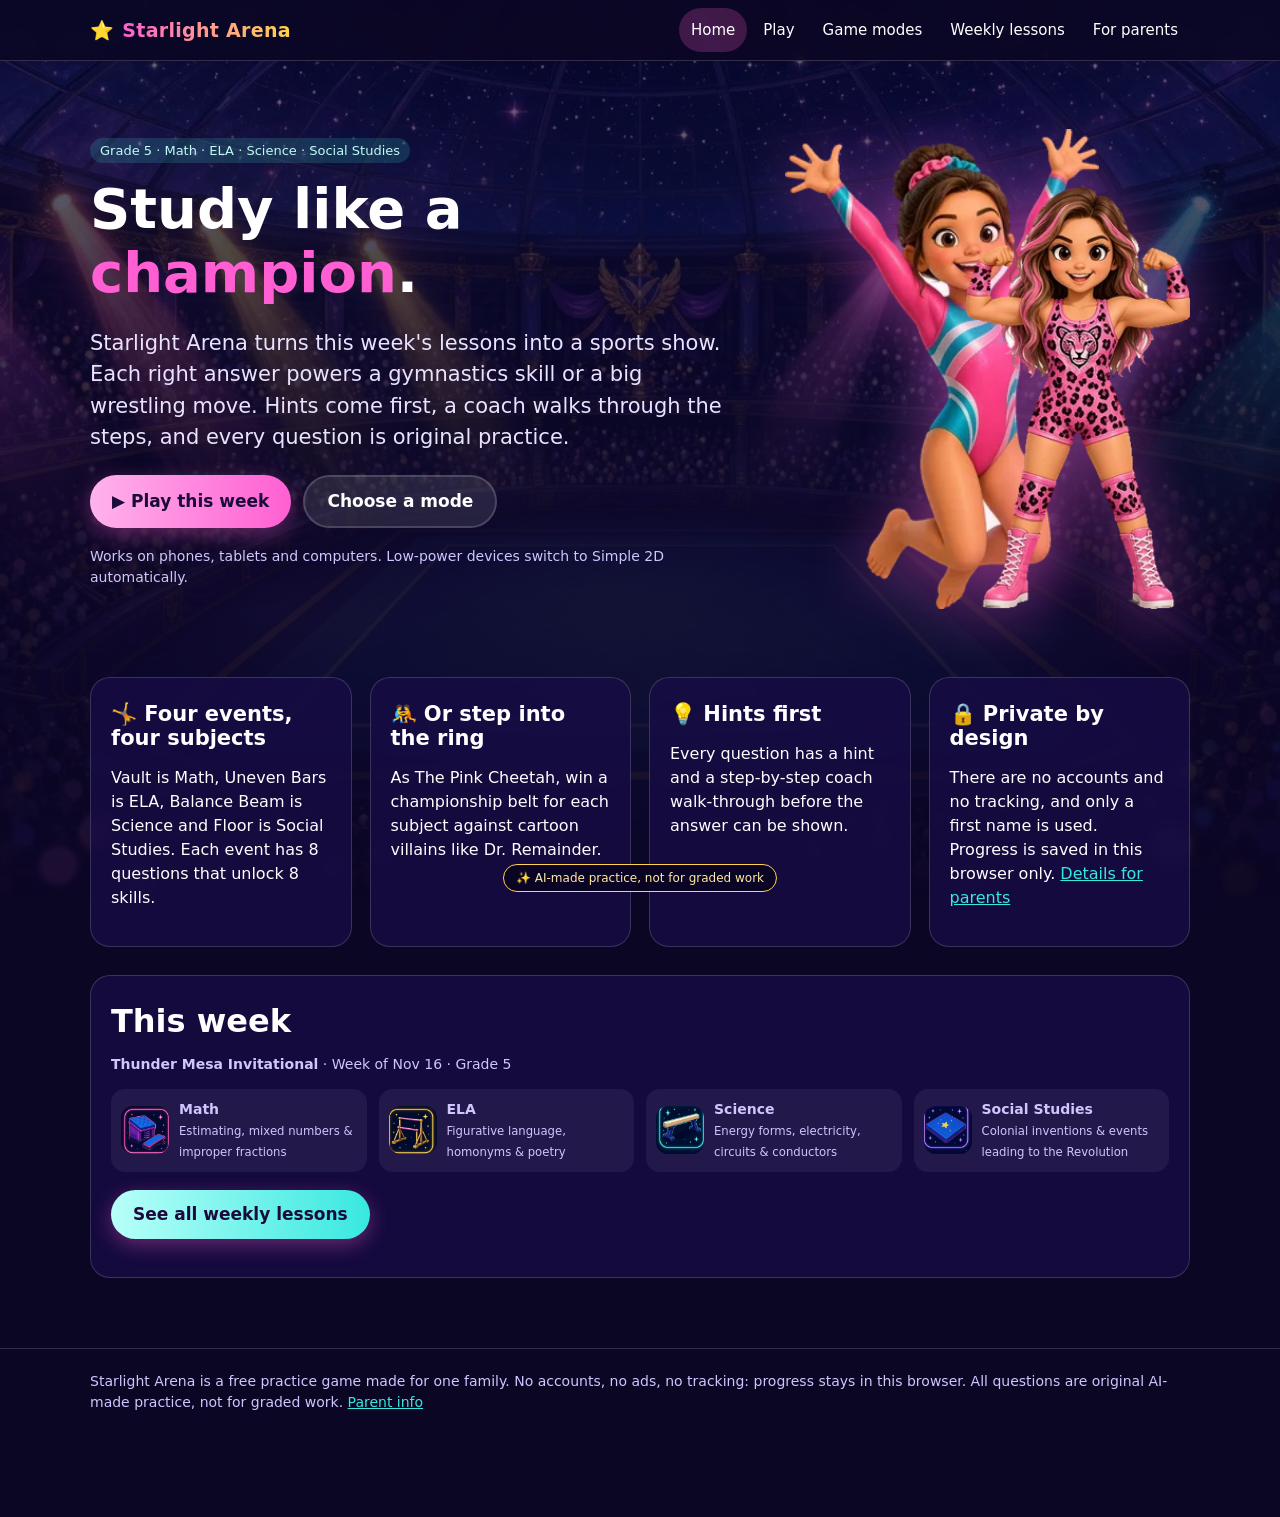
<file: index.html>
<!doctype html>
<html lang="en"><head>
<meta charset="utf-8"><meta name="viewport" content="width=device-width,initial-scale=1,viewport-fit=cover">
<meta name="theme-color" content="#0b0624">
<link rel="stylesheet" href="site.css">
<title>Starlight Arena · Weekly study practice game</title>
<meta name="description" content="A free, private practice game: answer original weekly study questions to power gymnastics skills or wrestling moves.">
</head><body>
<main class="wrap">
  <section class="hero">
    <div>
      <span class="pill">Grade 5 · Math · ELA · Science · Social Studies</span>
      <h1>Study like a <span style="color:var(--pink)">champion</span>.</h1>
      <p class="lead">Starlight Arena turns this week's lessons into a sports show. Each right answer powers a gymnastics skill or a big wrestling move. Hints come first, a coach walks through the steps, and every question is original practice.</p>
      <div class="btns"><a class="btn" href="play.html">▶ Play this week</a><a class="btn alt" href="launch.html">Choose a mode</a></div>
      <p class="small">Works on phones, tablets and computers. Low-power devices switch to Simple 2D automatically.</p>
    </div>
    <div class="art" aria-hidden="true"><img class="a" src="assets/gym/starlight-celebrate.webp" alt=""><img class="b" src="assets/ring/rflex.webp" alt=""></div>
  </section>

  <section class="grid" style="margin-top:28px">
    <div class="card"><h3>🤸 Four events, four subjects</h3><p>Vault is Math, Uneven Bars is ELA, Balance Beam is Science and Floor is Social Studies. Each event has 8 questions that unlock 8 skills.</p></div>
    <div class="card"><h3>🤼 Or step into the ring</h3><p>As The Pink Cheetah, win a championship belt for each subject against cartoon villains like Dr. Remainder.</p></div>
    <div class="card"><h3>💡 Hints first</h3><p>Every question has a hint and a step-by-step coach walk-through before the answer can be shown.</p></div>
    <div class="card"><h3>🔒 Private by design</h3><p>There are no accounts and no tracking, and only a first name is used. Progress is saved in this browser only. <a href="parents.html">Details for parents</a></p></div>
  </section>

  <section class="card" style="margin-top:28px" id="thisweek"><h2>This week</h2><div id="wk" class="small">Loading…</div><div class="btns"><a class="btn teal" href="lessons.html">See all weekly lessons</a></div></section>
</main>
<script src="weeks/manifest.js"></script>
<script src="site.js"></script>
<script>
loadWeeks(function (all) { var x = all[0]; if (!x) return; var w = x.week;
  document.getElementById("wk").innerHTML = "<p><b>" + esc(w.title) + "</b> · " + esc(w.subtitle) + "</p><div class=events>" + w.events.map(function (e) {
    return '<div class="ev"><img src="' + esc(e.icon) + '" alt=""><div><b>' + esc(e.subject) + '</b><small>' + esc(e.topic) + "</small></div></div>"; }).join("") + "</div>"; });
</script>
</body></html>
</file>
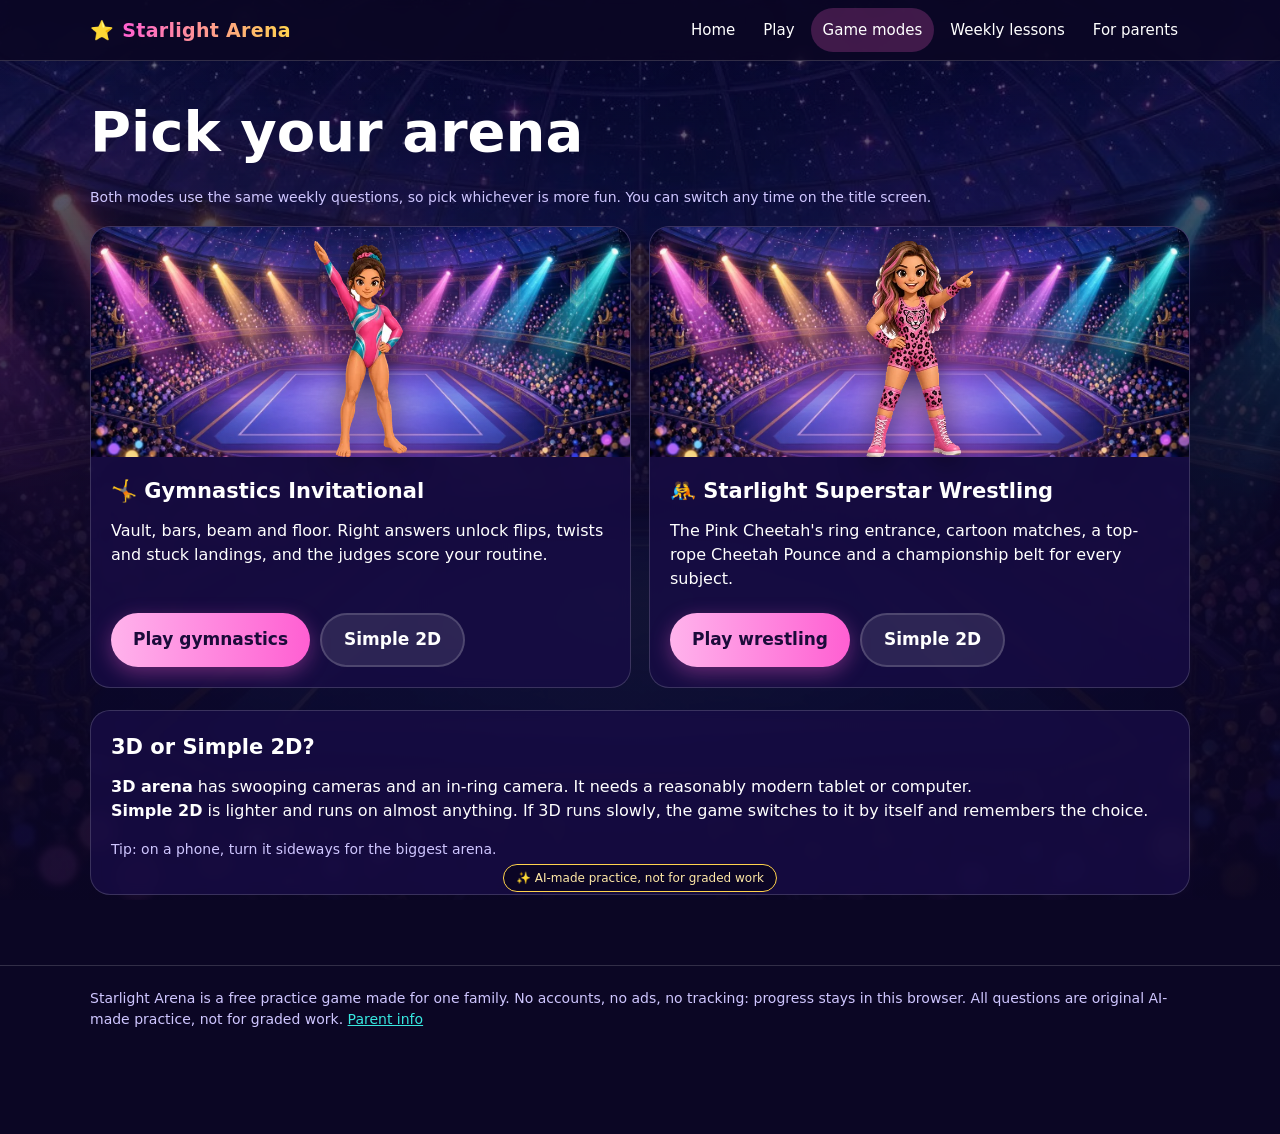
<file: launch.html>
<!doctype html>
<html lang="en"><head>
<meta charset="utf-8"><meta name="viewport" content="width=device-width,initial-scale=1,viewport-fit=cover">
<meta name="theme-color" content="#0b0624">
<link rel="stylesheet" href="site.css">
<title>Game modes · Starlight Arena</title>
</head><body>
<main class="wrap">
  <h1>Pick your arena</h1>
  <p class="small">Both modes use the same weekly questions, so pick whichever is more fun. You can switch any time on the title screen.</p>
  <div class="grid" style="margin-top:18px">
    <article class="card mode"><div class="pic"><img src="assets/gym/starlight-salute.webp" alt="Aniston the gymnast saluting"></div>
      <div class="body"><h3>🤸 Gymnastics Invitational</h3><p>Vault, bars, beam and floor. Right answers unlock flips, twists and stuck landings, and the judges score your routine.</p></div>
      <div class="foot"><a class="btn" href="play.html?theme=gym">Play gymnastics</a><a class="btn alt" href="play.html?theme=gym&amp;mode=simple">Simple 2D</a></div></article>
    <article class="card mode wr"><div class="pic"><img src="assets/ring/rpoint.webp" alt="The Pink Cheetah pointing at the crowd"></div>
      <div class="body"><h3>🤼 Starlight Superstar Wrestling</h3><p>The Pink Cheetah's ring entrance, cartoon matches, a top-rope Cheetah Pounce and a championship belt for every subject.</p></div>
      <div class="foot"><a class="btn" href="play.html?theme=wrestle">Play wrestling</a><a class="btn alt" href="play.html?theme=wrestle&amp;mode=simple">Simple 2D</a></div></article>
  </div>
  <section class="card" style="margin-top:22px"><h3>3D or Simple 2D?</h3>
    <p><b>3D arena</b> has swooping cameras and an in-ring camera. It needs a reasonably modern tablet or computer.<br><b>Simple 2D</b> is lighter and runs on almost anything. If 3D runs slowly, the game switches to it by itself and remembers the choice.</p>
    <p class="small">Tip: on a phone, turn it sideways for the biggest arena.</p></section>
</main>
<script src="site.js"></script>
</body></html>
</file>
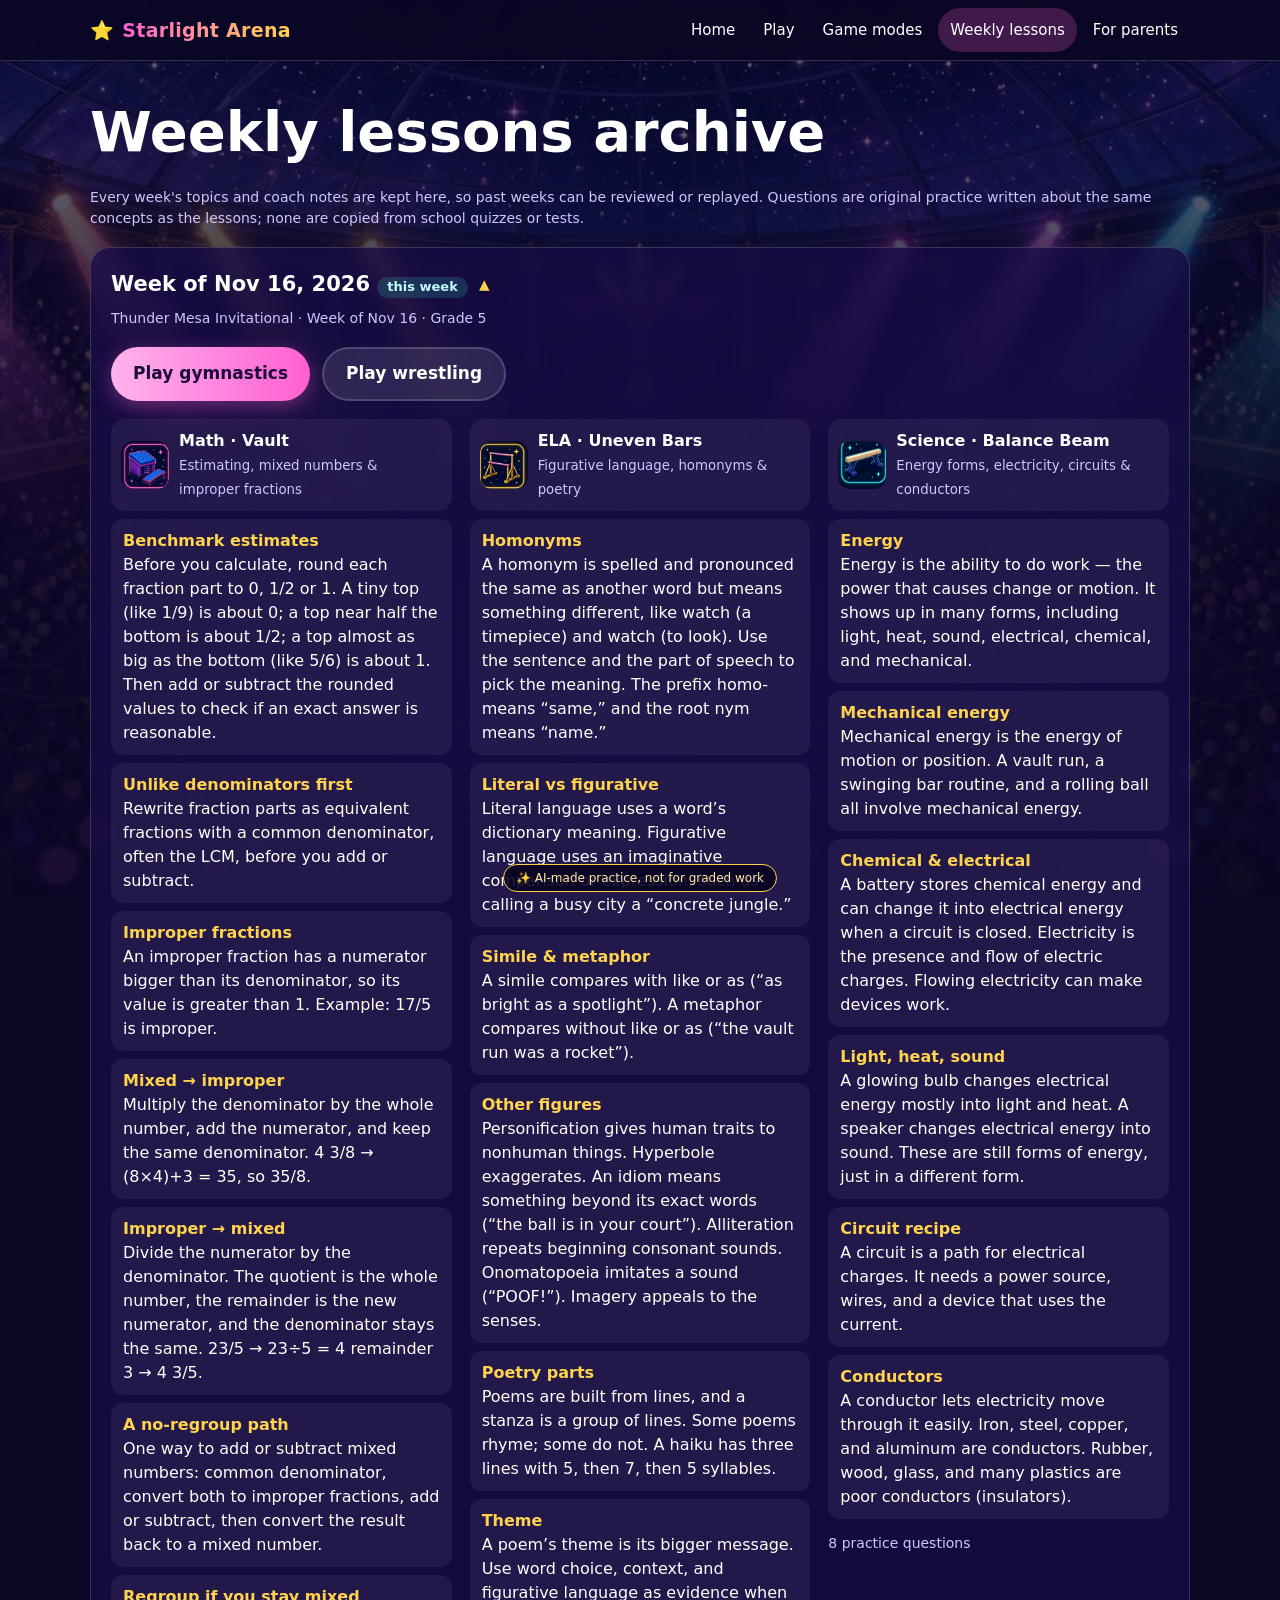
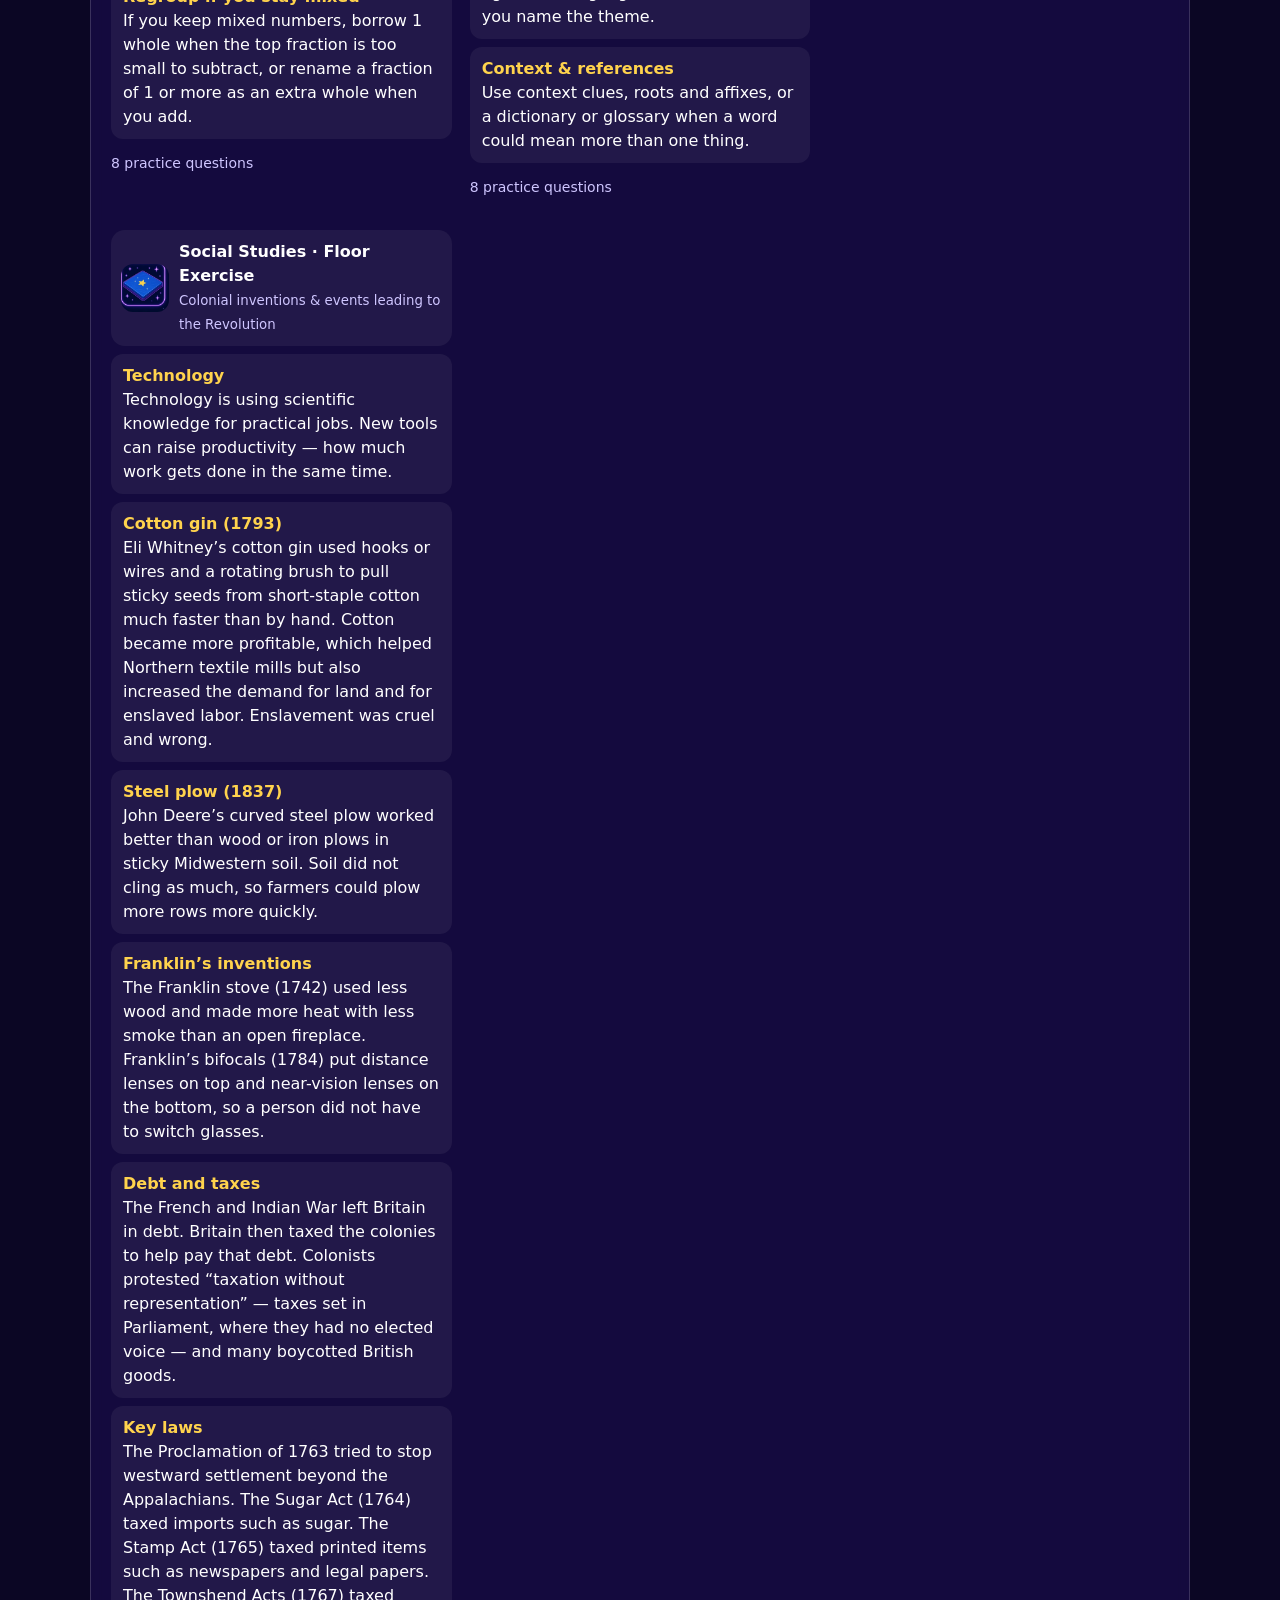
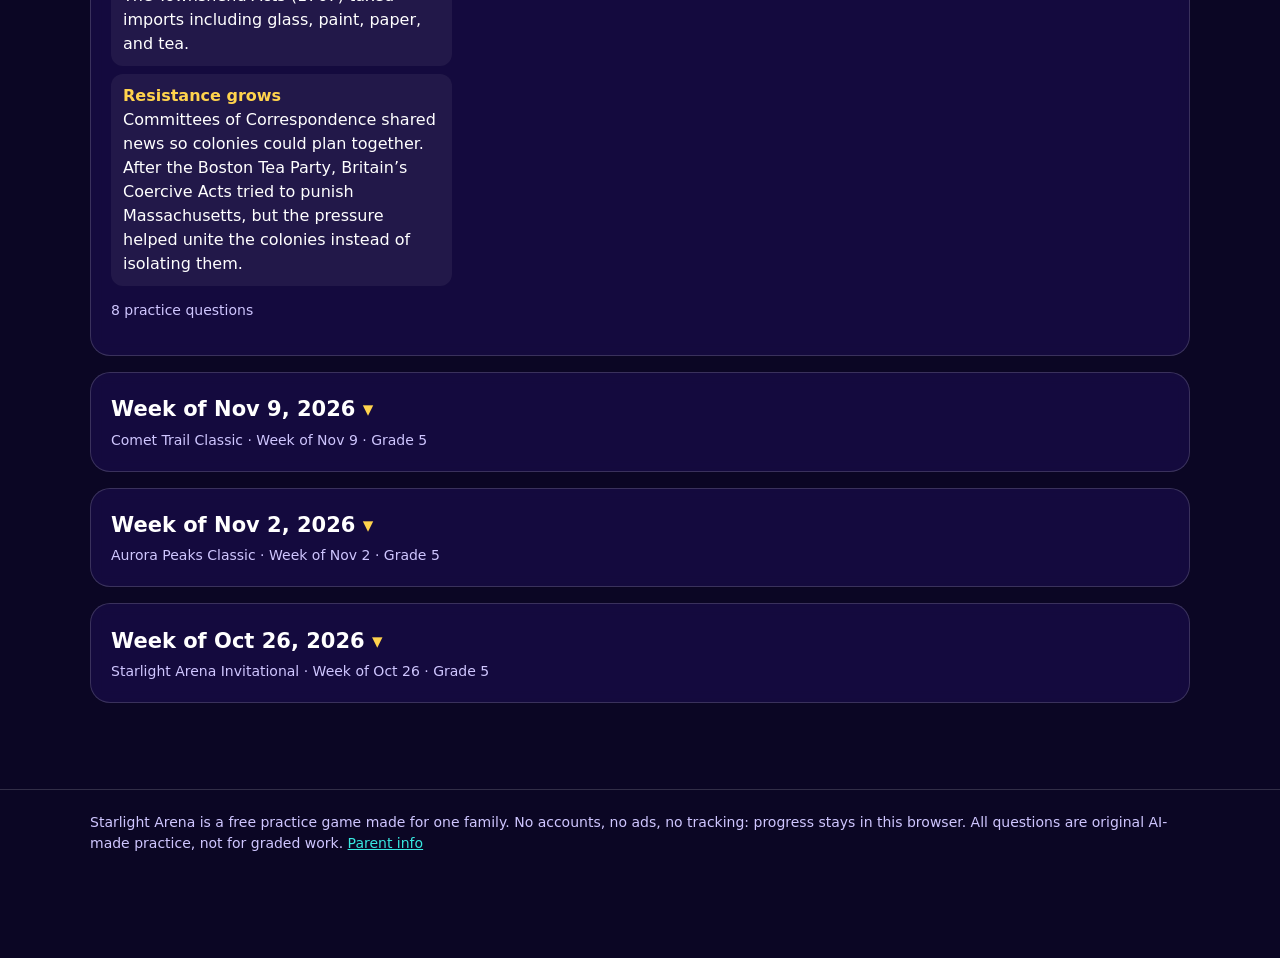
<file: lessons.html>
<!doctype html>
<html lang="en"><head>
<meta charset="utf-8"><meta name="viewport" content="width=device-width,initial-scale=1,viewport-fit=cover">
<meta name="theme-color" content="#0b0624">
<link rel="stylesheet" href="site.css">
<title>Weekly lessons · Starlight Arena</title>
</head><body>
<main class="wrap">
  <h1>Weekly lessons archive</h1>
  <p class="small">Every week's topics and coach notes are kept here, so past weeks can be reviewed or replayed. Questions are original practice written about the same concepts as the lessons; none are copied from school quizzes or tests.</p>
  <div id="list" style="margin-top:18px">Loading…</div>
</main>
<script src="weeks/manifest.js"></script>
<script src="site.js"></script>
<script>
loadWeeks(function (all) {
  document.getElementById("list").innerHTML = all.map(function (x, i) { var w = x.week;
    return '<details class="card week"' + (i === 0 ? " open" : "") + '><summary><h3>' + esc(x.meta.label || w.subtitle) + (i === 0 ? ' <span class="pill">this week</span>' : "") + '</h3><div class="small">' + esc(w.title) + " · " + esc(w.subtitle) + "</div></summary>" +
      '<div class="btns"><a class="btn" href="play.html?week=' + encodeURIComponent(x.meta.id) + '&amp;theme=gym">Play gymnastics</a><a class="btn alt" href="play.html?week=' + encodeURIComponent(x.meta.id) + '&amp;theme=wrestle">Play wrestling</a></div>' +
      '<div class="grid">' + w.events.map(function (e) {
        return '<section><div class="ev"><img src="' + esc(e.icon) + '" alt=""><div><b>' + esc(e.subject) + " · " + esc(e.name) + "</b><small>" + esc(e.topic) + "</small></div></div>" +
          (e.notes || []).map(function (n) { return '<div class="note"><b>' + esc(n.t) + "</b><br>" + esc(n.b) + "</div>"; }).join("") +
          '<p class="small">' + (e.questions || []).length + " practice questions</p></section>"; }).join("") + "</div></details>"; }).join("") || "No weeks yet.";
});
</script>
</body></html>
</file>
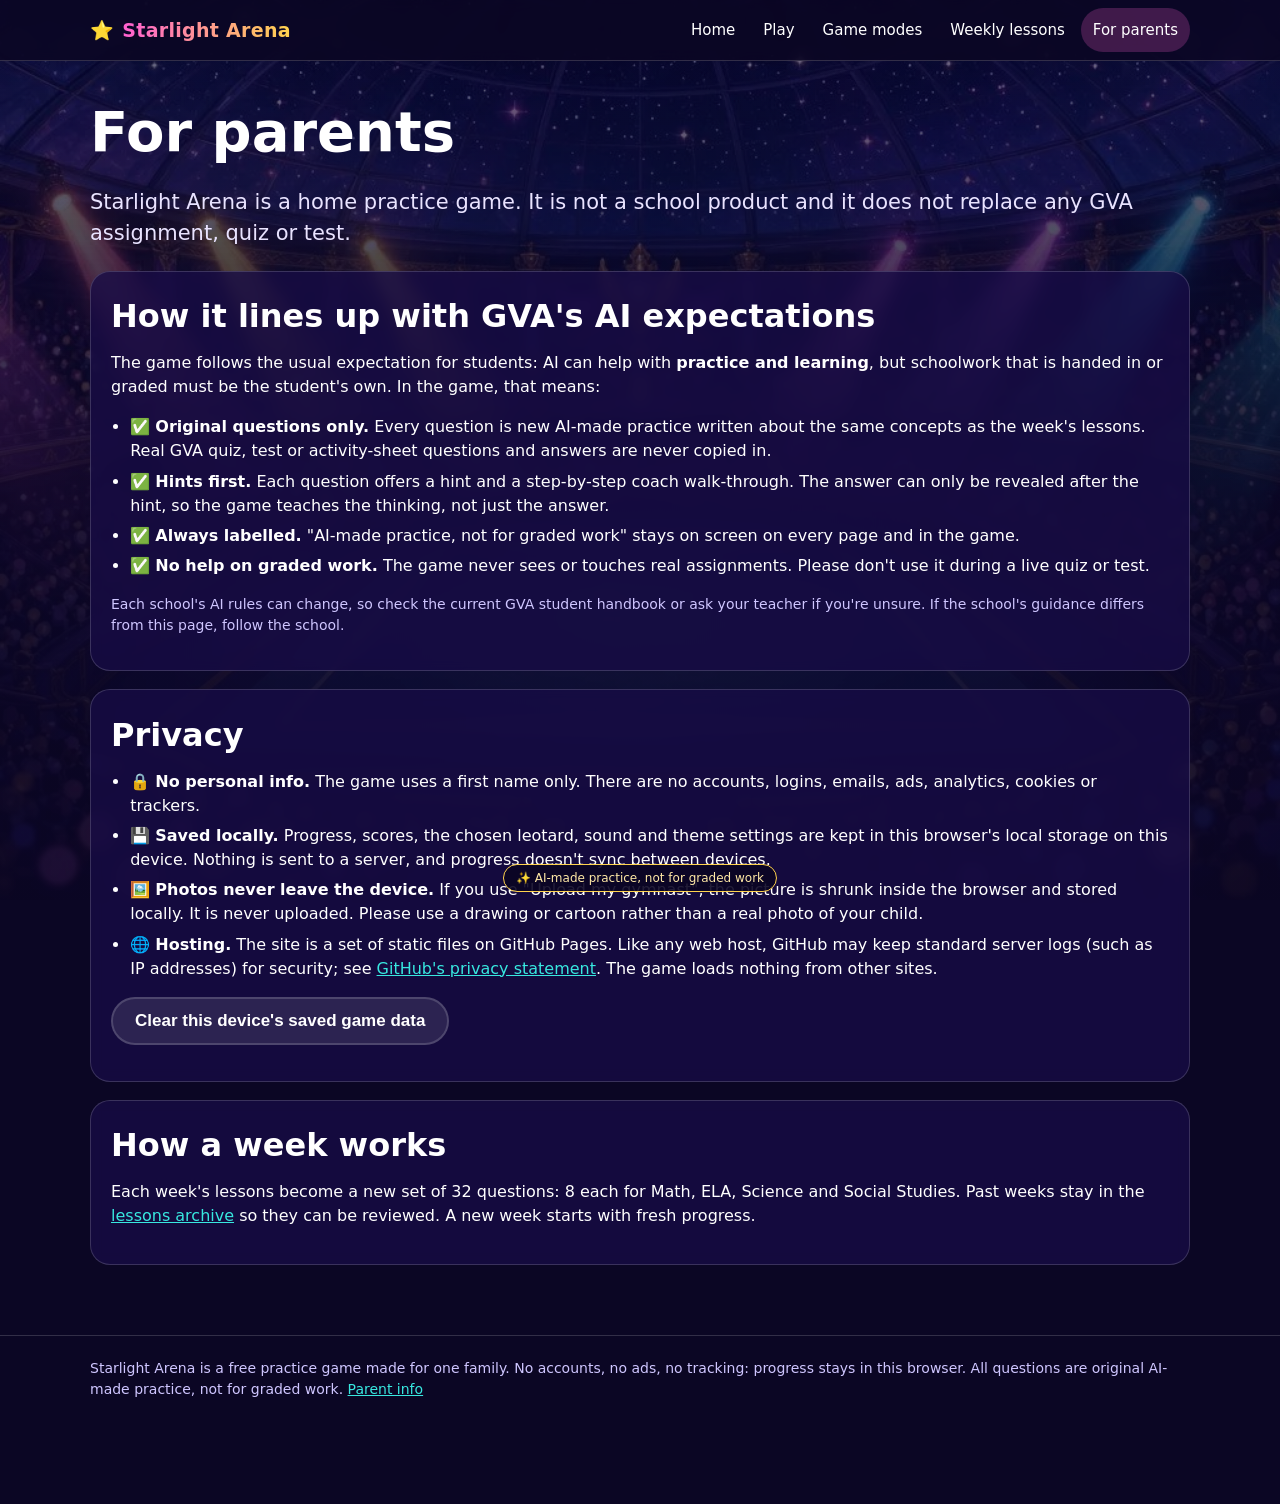
<file: parents.html>
<!doctype html>
<html lang="en"><head>
<meta charset="utf-8"><meta name="viewport" content="width=device-width,initial-scale=1,viewport-fit=cover">
<meta name="theme-color" content="#0b0624">
<link rel="stylesheet" href="site.css">
<title>For parents · Starlight Arena</title>
</head><body>
<main class="wrap">
  <h1>For parents</h1>
  <p class="lead">Starlight Arena is a home practice game. It is not a school product and it does not replace any GVA assignment, quiz or test.</p>

  <section class="card" style="margin-top:18px"><h2>How it lines up with GVA's AI expectations</h2>
    <p>The game follows the usual expectation for students: AI can help with <b>practice and learning</b>, but schoolwork that is handed in or graded must be the student's own. In the game, that means:</p>
    <ul class="check">
      <li>✅ <b>Original questions only.</b> Every question is new AI-made practice written about the same concepts as the week's lessons. Real GVA quiz, test or activity-sheet questions and answers are never copied in.</li>
      <li>✅ <b>Hints first.</b> Each question offers a hint and a step-by-step coach walk-through. The answer can only be revealed after the hint, so the game teaches the thinking, not just the answer.</li>
      <li>✅ <b>Always labelled.</b> "AI-made practice, not for graded work" stays on screen on every page and in the game.</li>
      <li>✅ <b>No help on graded work.</b> The game never sees or touches real assignments. Please don't use it during a live quiz or test.</li>
    </ul>
    <p class="small">Each school's AI rules can change, so check the current GVA student handbook or ask your teacher if you're unsure. If the school's guidance differs from this page, follow the school.</p></section>

  <section class="card" style="margin-top:18px"><h2>Privacy</h2>
    <ul class="check">
      <li>🔒 <b>No personal info.</b> The game uses a first name only. There are no accounts, logins, emails, ads, analytics, cookies or trackers.</li>
      <li>💾 <b>Saved locally.</b> Progress, scores, the chosen leotard, sound and theme settings are kept in this browser's local storage on this device. Nothing is sent to a server, and progress doesn't sync between devices.</li>
      <li>🖼️ <b>Photos never leave the device.</b> If you use "Upload my gymnast", the picture is shrunk inside the browser and stored locally. It is never uploaded. Please use a drawing or cartoon rather than a real photo of your child.</li>
      <li>🌐 <b>Hosting.</b> The site is a set of static files on GitHub Pages. Like any web host, GitHub may keep standard server logs (such as IP addresses) for security; see <a href="https://docs.github.com/en/site-policy/privacy-policies/github-general-privacy-statement" rel="noopener">GitHub's privacy statement</a>. The game loads nothing from other sites.</li>
    </ul>
    <p><button class="btn alt" id="clear" type="button">Clear this device's saved game data</button> <span id="cleared" class="small" role="status"></span></p></section>

  <section class="card" style="margin-top:18px"><h2>How a week works</h2>
    <p>Each week's lessons become a new set of 32 questions: 8 each for Math, ELA, Science and Social Studies. Past weeks stay in the <a href="lessons.html">lessons archive</a> so they can be reviewed. A new week starts with fresh progress.</p></section>
</main>
<script src="site.js"></script>
<script>
document.getElementById("clear").onclick = function () {
  if (!confirm("Clear Starlight Arena progress, settings and any uploaded picture on this device?")) return;
  var n = 0; Object.keys(localStorage).forEach(function (k) { if (k.indexOf("starlight") === 0) { localStorage.removeItem(k); n++; } });
  document.getElementById("cleared").textContent = "Cleared " + n + " saved item" + (n === 1 ? "" : "s") + ".";
};
</script>
</body></html>
</file>
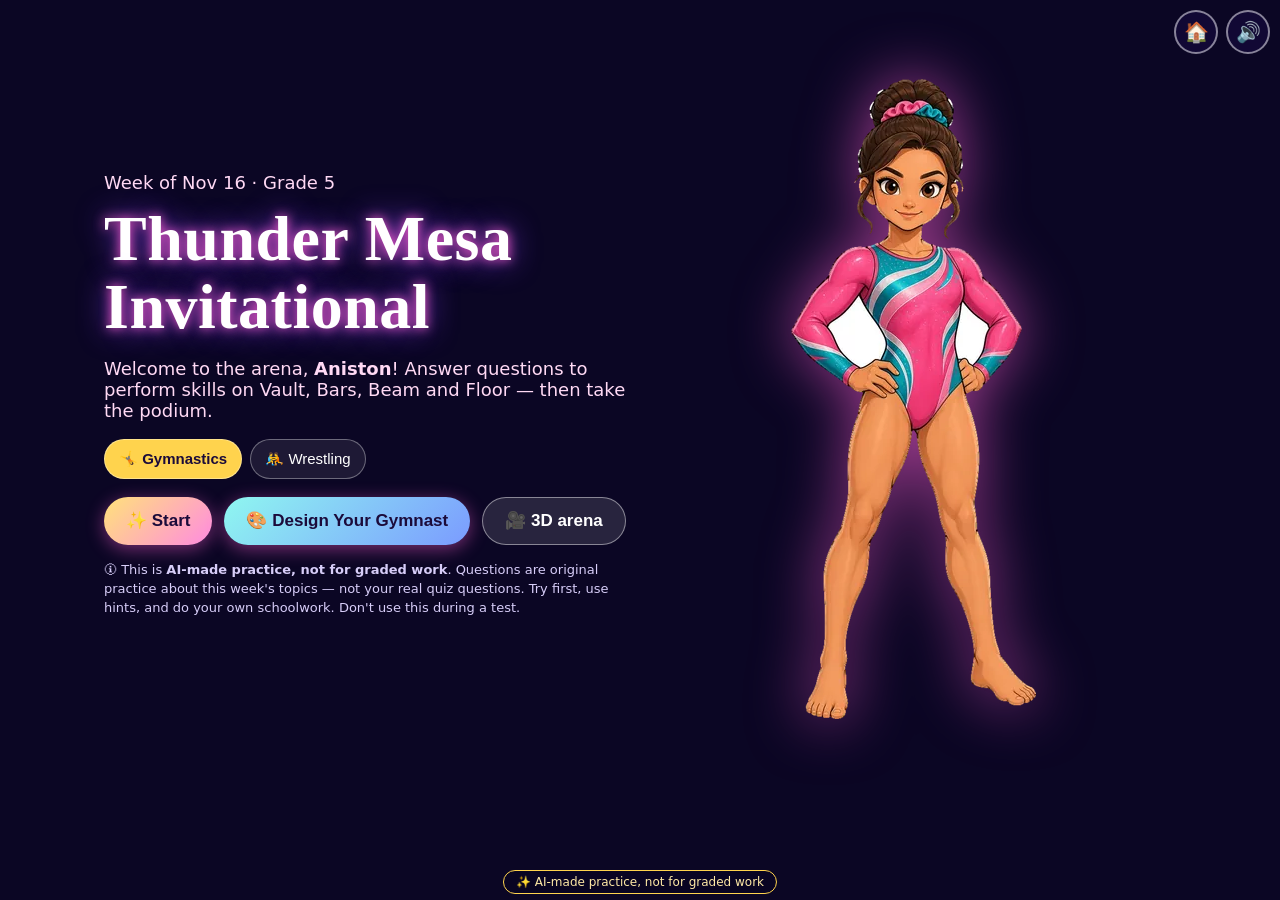
<file: play.html>
<!doctype html>
<html lang="en"><head>
<meta charset="utf-8"><meta name="viewport" content="width=device-width,initial-scale=1,viewport-fit=cover">
<title>Play · Starlight Arena</title>
<link rel="stylesheet" href="style.css">
</head><body>
<div id="bg"></div>
<div id="ailabel" role="note">✨ AI-made practice, not for graded work</div>
<a id="homebtn" class="iconbtn" href="./" aria-label="Back to the Starlight Arena home page" title="Home">🏠</a>
<button id="mute" class="iconbtn" aria-label="Toggle sound">🔊</button>
<main id="app"></main>
<canvas id="confetti"></canvas>
<script src="weeks/manifest.js"></script>
<script>/* ?week=<id> replays an archived week; default = newest */(function(){var W=window.WEEKS||[],id=new URLSearchParams(location.search).get("week"),w=W.filter(function(x){return x.id===id})[0]||W[0];document.write('<script src="'+(w?w.file:"week.js")+'"><\/script>')})()</script>
<script src="game.js"></script>
<script type="module" src="arena3d.js"></script>
</body></html>
</file>
<file: site.css>
/* Starlight Arena website (landing, launcher, parents, lessons). Mobile-first. */
*{box-sizing:border-box}
:root{--pink:#ff5fd2;--teal:#38e8e0;--gold:#ffd34d;--ink:#0b0624;--card:rgba(24,12,70,.78);--line:rgba(255,255,255,.16)}
html{scroll-behavior:smooth}
body{margin:0;font-family:"Trebuchet MS","Segoe UI",system-ui,sans-serif;color:#fff;background:var(--ink);line-height:1.5;-webkit-text-size-adjust:100%}
body::before{content:"";position:fixed;inset:0;z-index:-2;background:url(assets/arena.webp) center/cover no-repeat}
body::after{content:"";position:fixed;inset:0;z-index:-1;background:linear-gradient(180deg,rgba(11,6,36,.55),rgba(11,6,36,.92) 60%)}
a{color:var(--teal)}img{max-width:100%;display:block}
.wrap{width:min(1100px,100% - 32px);margin:0 auto}
header.site{position:sticky;top:0;z-index:20;background:rgba(11,6,36,.86);backdrop-filter:blur(8px);-webkit-backdrop-filter:blur(8px);border-bottom:1px solid var(--line)}
header.site .wrap{display:flex;align-items:center;gap:12px;min-height:60px;flex-wrap:wrap}
.brand{display:flex;align-items:center;gap:8px;font-weight:800;font-size:19px;color:#fff;text-decoration:none;letter-spacing:.3px}
.brand span{background:linear-gradient(90deg,var(--pink),var(--gold));-webkit-background-clip:text;background-clip:text;color:transparent}
nav.links{margin-left:auto;display:flex;gap:4px;flex-wrap:wrap}
nav.links a{color:#fff;text-decoration:none;padding:10px 12px;border-radius:999px;font-size:15px;min-height:44px;display:inline-flex;align-items:center}
nav.links a:hover,nav.links a[aria-current]{background:rgba(255,95,210,.22)}
.menu{display:none;margin-left:auto;background:none;border:2px solid var(--line);color:#fff;border-radius:12px;width:44px;height:44px;font-size:20px}
@media (max-width:700px){.menu{display:block}nav.links{display:none;width:100%;flex-direction:column;padding-bottom:10px}nav.links.open{display:flex}nav.links a{justify-content:flex-start}}
.ailabel{position:fixed;left:50%;transform:translateX(-50%);bottom:8px;z-index:30;background:rgba(10,5,35,.9);border:1px solid var(--gold);color:#ffe9a6;font-size:12px;padding:4px 12px;border-radius:999px;white-space:nowrap}
main{padding:28px 0 70px}
h1,h2,h3{line-height:1.15;margin:.2em 0 .4em}
h1{font-size:clamp(30px,6vw,56px)}h2{font-size:clamp(22px,3.6vw,32px)}
.hero{display:grid;grid-template-columns:1.2fr .8fr;gap:24px;align-items:center;min-height:min(70vh,560px)}
.hero p.lead{font-size:clamp(17px,2.2vw,21px);color:#e9e3ff;max-width:36em}
.hero .art{position:relative;height:min(60vh,480px)}
.hero .art img{position:absolute;bottom:0;height:100%;width:auto;filter:drop-shadow(0 10px 30px rgba(255,95,210,.45))}
.hero .art img.a{left:6%;animation:bob 3.2s ease-in-out infinite}
.hero .art img.b{right:0;height:88%;animation:bob 3.2s ease-in-out -1.6s infinite}
@keyframes bob{50%{transform:translateY(-10px)}}
@media (prefers-reduced-motion:reduce){*{animation:none!important;scroll-behavior:auto}}
@media (max-width:760px){.hero{grid-template-columns:1fr;min-height:0}.hero .art{height:300px;order:-1}}
.btns{display:flex;gap:12px;flex-wrap:wrap;margin:18px 0}
.btn{display:inline-flex;align-items:center;justify-content:center;gap:8px;min-height:48px;padding:12px 22px;border-radius:999px;font-weight:800;font-size:17px;text-decoration:none;color:#1b0b3a;background:linear-gradient(90deg,#ffb3ec,var(--pink));box-shadow:0 6px 20px rgba(255,95,210,.35);border:0;cursor:pointer}
.btn.alt{background:rgba(255,255,255,.1);color:#fff;border:2px solid var(--line);box-shadow:none}
.btn.teal{background:linear-gradient(90deg,#b8fff9,var(--teal))}
.grid{display:grid;gap:18px;grid-template-columns:repeat(auto-fit,minmax(260px,1fr))}
.card{background:var(--card);border:1px solid var(--line);border-radius:20px;padding:20px;backdrop-filter:blur(6px);-webkit-backdrop-filter:blur(6px)}
.card h3{font-size:21px}
.mode{display:grid;grid-template-rows:auto 1fr auto;overflow:hidden;padding:0}
.mode .pic{height:230px;background:radial-gradient(circle at 50% 80%,rgba(255,95,210,.45),transparent 65%),url(assets/arena.webp) center/cover;display:flex;justify-content:center;align-items:flex-end;gap:6px}
.mode.wr .pic{background:radial-gradient(circle at 50% 80%,rgba(255,95,210,.55),transparent 65%),url(assets/arena.webp) center/cover}
.mode .pic img{height:94%;width:auto;filter:drop-shadow(0 6px 14px rgba(0,0,0,.6))}
.mode .body{padding:18px 20px 6px}.mode .foot{padding:0 20px 20px;display:flex;gap:10px;flex-wrap:wrap}
.events{display:grid;grid-template-columns:repeat(auto-fit,minmax(150px,1fr));gap:12px;margin-top:14px}
.ev{display:flex;gap:10px;align-items:center;background:rgba(255,255,255,.06);border-radius:14px;padding:10px}
.ev img{width:48px;height:48px;border-radius:12px;object-fit:cover}
.ev b{display:block}.ev small{color:#cfc6ff}
.pill{display:inline-block;padding:3px 10px;border-radius:999px;background:rgba(56,232,224,.16);color:#bffcf7;font-size:13px;margin:2px 4px 2px 0}
.check li{margin:.4em 0}.check{padding-left:1.2em}
.toggle{width:100%;text-align:left;font:inherit;color:#fff;background:none;border:0;padding:0;cursor:pointer;display:flex;justify-content:space-between;align-items:center;gap:10px}
details.week{margin:0 0 16px}details.week>summary{list-style:none;cursor:pointer}details.week>summary::-webkit-details-marker{display:none}
details.week>summary h3::after{content:" ▾";color:var(--gold)}details.week[open]>summary h3::after{content:" ▴"}
.note{background:rgba(255,255,255,.06);border-radius:12px;padding:10px 12px;margin:8px 0}.note b{color:var(--gold)}
footer{border-top:1px solid var(--line);padding:22px 0 60px;color:#cfc6ff;font-size:14px}
.small{font-size:14px;color:#cfc6ff}
table{border-collapse:collapse;width:100%}td,th{border-bottom:1px solid var(--line);padding:8px;text-align:left;vertical-align:top}
.lead{font-size:clamp(17px,2.2vw,21px);color:#e9e3ff}
/* AI label: always visible, never on top of content (phones: solid bottom bar + reserved space) */
.ailabel{z-index:40;pointer-events:none;bottom:calc(8px + env(safe-area-inset-bottom))}
body{padding-bottom:calc(44px + env(safe-area-inset-bottom))}
@media (max-width:700px){.ailabel{left:0;right:0;transform:none;bottom:0;border-radius:0;border-width:1px 0 0;text-align:center;padding:5px 8px calc(5px + env(safe-area-inset-bottom));background:#0a0523}}
</file>
<file: style.css>
*{box-sizing:border-box}html,body{margin:0;height:100%;font-family:"Trebuchet MS","Segoe UI",system-ui,sans-serif;color:#fff;background:#0b0624;overflow-x:hidden}
#bg{position:fixed;inset:0;background:#0b0624 center/cover no-repeat;filter:saturate(1.1);z-index:-2}
#bg::after{content:"";position:absolute;inset:0;background:radial-gradient(ellipse at 50% 30%,rgba(20,8,60,.2),rgba(8,3,30,.7))}
#ailabel{position:fixed;left:50%;transform:translateX(-50%);bottom:6px;z-index:50;background:rgba(10,5,35,.85);border:1px solid #ffd34d;color:#ffe9a6;font-size:12px;padding:4px 12px;border-radius:999px;white-space:nowrap}
.iconbtn{position:fixed;top:10px;right:10px;z-index:60;width:44px;height:44px;border-radius:50%;border:2px solid rgba(255,255,255,.5);background:rgba(20,10,60,.7);color:#fff;font-size:20px;cursor:pointer}
#app{max-width:1100px;margin:0 auto;padding:14px 14px 44px;min-height:100%}
#confetti{position:fixed;inset:0;pointer-events:none;z-index:70}
h1,h2,h3{margin:.2em 0;font-family:"Georgia",serif;letter-spacing:.5px}
.glow{text-shadow:0 0 12px #ff5fd2,0 0 30px #7b3fe4}
.btn{display:inline-flex;align-items:center;gap:8px;justify-content:center;min-height:48px;padding:10px 22px;border-radius:999px;border:none;font-weight:700;font-size:17px;cursor:pointer;color:#1b0b3a;background:linear-gradient(135deg,#ffe27a,#ff8be0);box-shadow:0 4px 18px rgba(255,95,210,.45);transition:transform .15s}
.btn:hover{transform:translateY(-2px) scale(1.03)}.btn:active{transform:scale(.97)}
.btn.ghost{background:rgba(255,255,255,.12);color:#fff;border:1.5px solid rgba(255,255,255,.45);box-shadow:none}
.btn.teal{background:linear-gradient(135deg,#8ff7f0,#7b9bff)}
.btn:disabled{opacity:.4;cursor:not-allowed;transform:none}
.panel{background:linear-gradient(160deg,rgba(40,18,95,.86),rgba(15,8,45,.9));border:1.5px solid rgba(255,255,255,.18);border-radius:22px;padding:18px;box-shadow:0 10px 40px rgba(0,0,0,.45);backdrop-filter:blur(6px)}
/* title */
.title{display:grid;grid-template-columns:1fr 1fr;align-items:center;gap:20px;min-height:86vh}
.title .hero{position:relative;text-align:center}
.title .hero img{max-height:72vh;max-width:100%;filter:drop-shadow(0 0 30px rgba(255,95,210,.6));animation:float 4s ease-in-out infinite}
@keyframes float{50%{transform:translateY(-12px)}}
.title h1{font-size:clamp(34px,6vw,64px);line-height:1.05}
.title .sub{color:#ffd9f4;font-size:18px}
.title .row{display:flex;flex-wrap:wrap;gap:12px;margin-top:18px}
.policy{font-size:13px;color:#d7cdf8;margin-top:16px;line-height:1.45}
.portrait{width:72px;height:72px;border-radius:50%;object-fit:cover;border:3px solid #ffd34d;box-shadow:0 0 18px rgba(255,211,77,.6);background:#2a1660}
.portrait.big{width:180px;height:180px;position:absolute;right:6%;bottom:6%}
/* map */
.top{display:flex;align-items:center;gap:12px;flex-wrap:wrap;margin-right:54px}
.top .grow{flex:1}
.grid{display:grid;grid-template-columns:repeat(4,1fr);gap:14px;margin-top:14px}
.card{position:relative;border-radius:20px;overflow:hidden;cursor:pointer;background:rgba(20,10,60,.85);border:2px solid var(--c);box-shadow:0 0 22px color-mix(in srgb,var(--c) 50%,transparent);transition:transform .2s;display:flex;flex-direction:column}
.card:hover{transform:translateY(-5px) rotate(-.5deg)}
.card img{width:100%;aspect-ratio:1;object-fit:cover}
.card .meta{padding:10px 12px 12px}
.card .subj{font-size:13px;color:var(--c);font-weight:700;text-transform:uppercase;letter-spacing:1px}
.card .bar{height:8px;border-radius:9px;background:rgba(255,255,255,.15);margin:8px 0}
.card .bar i{display:block;height:100%;border-radius:9px;background:var(--c)}
.card .medal{position:absolute;top:8px;right:8px;font-size:34px;filter:drop-shadow(0 2px 4px #000)}
.card .row{display:flex;gap:6px;margin-top:6px}
.card .row .btn{min-height:38px;padding:6px 12px;font-size:14px;flex:1}
/* event */
.hud{display:flex;align-items:center;gap:10px;flex-wrap:wrap;margin-right:54px}
.hud .pill{background:rgba(20,10,60,.8);border:1.5px solid rgba(255,255,255,.25);border-radius:999px;padding:6px 14px;font-weight:700}
.hud .portrait{width:48px;height:48px}
.skills{display:flex;gap:5px;flex-wrap:wrap;margin:8px 0}
.skills span{font-size:11px;padding:3px 8px;border-radius:999px;background:rgba(255,255,255,.1);border:1px solid rgba(255,255,255,.2)}
.skills span.done{background:var(--c);color:#1b0b3a;border-color:transparent;font-weight:700}
.skills span.now{outline:2px solid #fff;animation:pulse 1.2s infinite}
@keyframes pulse{50%{outline-color:transparent}}
.stage{position:relative;width:100%;aspect-ratio:16/8;border-radius:22px;overflow:hidden;border:2px solid rgba(255,255,255,.2);background:#120a3a center/cover}
.stage svg{position:absolute;inset:0;width:100%;height:100%}
.callout{position:absolute;left:50%;top:10%;transform:translateX(-50%);font:700 clamp(20px,3.5vw,36px) Georgia,serif;color:#fff;text-shadow:0 0 14px var(--c),0 2px 4px #000;opacity:0;transition:opacity .3s;white-space:nowrap;pointer-events:none}
.callout.show{opacity:1}
.qcard{margin-top:12px}
.qcard .q{font-size:clamp(18px,2.4vw,23px);line-height:1.35;margin-bottom:12px}
.choices{display:grid;grid-template-columns:1fr 1fr;gap:10px}
.choice{min-height:54px;padding:10px 14px;border-radius:16px;border:2px solid rgba(255,255,255,.3);background:rgba(255,255,255,.08);color:#fff;font-size:17px;text-align:left;cursor:pointer;transition:all .15s}
.choice:hover:not(:disabled){background:rgba(255,255,255,.18);border-color:var(--c)}
.choice.right{background:#1fae7a;border-color:#7dffc9}.choice.wrong{background:#8a2346;border-color:#ff7aa2;opacity:.75}
.choice:disabled{cursor:default}
.helpers{display:flex;gap:8px;flex-wrap:wrap;margin-top:12px}
.coach{margin-top:12px;padding:12px 14px;border-radius:16px;background:rgba(56,232,224,.12);border:1.5px dashed #38e8e0;line-height:1.45}
.coach ol{margin:6px 0 0 18px;padding:0}.coach li{margin:4px 0;animation:in .35s}
@keyframes in{from{opacity:0;transform:translateX(-8px)}}
.coach b{color:#8ff7f0}
.feedback{margin-top:10px;font-weight:700;font-size:17px}
/* modal */
.modal{position:fixed;inset:0;background:rgba(5,2,20,.72);display:flex;align-items:center;justify-content:center;z-index:65;padding:14px}
.modal .panel{max-width:620px;width:100%;max-height:90vh;overflow:auto}
.notes{display:grid;grid-template-columns:1fr 1fr;gap:10px;margin:12px 0}
.note{background:#fff7d6;color:#3a2350;border-radius:6px 16px 6px 16px;padding:12px;transform:rotate(var(--r));box-shadow:0 4px 12px rgba(0,0,0,.35);font-size:15px;line-height:1.35}
.note h4{margin:0 0 4px;color:#b02a8f;font-family:Georgia,serif}
.judges{display:flex;gap:10px;justify-content:center;margin:14px 0;flex-wrap:wrap}
.judge{background:#fff;color:#1b0b3a;border-radius:12px;padding:8px 14px;text-align:center;min-width:76px;animation:flip .6s both}
.judge small{display:block;color:#7b3fe4;font-weight:700}.judge b{font-size:26px;font-family:Georgia,serif}
@keyframes flip{from{transform:rotateY(90deg)}}
.big-score{font:700 54px Georgia,serif;text-align:center;color:#ffd34d;text-shadow:0 0 20px #ff5fd2}
/* podium */
.podium{position:relative;width:100%;aspect-ratio:16/9;border-radius:24px;overflow:hidden;background:center/cover;border:2px solid rgba(255,255,255,.2)}
.podium .champ{position:absolute;left:50%;bottom:40%;height:48%;transform:translateX(-50%);filter:drop-shadow(0 0 20px #ffd34d)}
.podium .champ{position:absolute;left:50%;bottom:44%;height:46%;transform:translateX(-50%);filter:drop-shadow(0 8px 14px rgba(0,0,0,.45));animation:hop 1.6s ease-in-out infinite}
@keyframes hop{0%,100%{transform:translateX(-50%) translateY(0)}45%{transform:translateX(-50%) translateY(-7%) rotate(-2deg)}}
.podium .medals{position:absolute;left:0;right:0;bottom:4%;display:flex;justify-content:center;gap:10px;flex-wrap:wrap}
.podium .medals div{background:rgba(10,5,35,.82);border-radius:14px;padding:6px 12px;text-align:center;font-size:14px}
.podium .medals span{font-size:30px;display:block}
/* studio */
.studio{display:grid;grid-template-columns:1fr 1.2fr;gap:16px;margin-top:12px}
.preview{position:relative;aspect-ratio:3/4;border-radius:20px;background:radial-gradient(circle at 50% 40%,#3b1f8a,#120a3a);border:2px solid rgba(255,255,255,.2);overflow:hidden}
.preview{aspect-ratio:4/3}.preview #hero{position:absolute;left:2%;top:4%;height:92%;width:44%;object-fit:contain;filter:drop-shadow(0 6px 12px rgba(0,0,0,.5))}.preview svg{position:absolute;right:0;top:0;width:56%;height:100%}
.leos{display:grid;grid-template-columns:repeat(3,1fr);gap:8px}.leo{background:rgba(255,255,255,.07);border:2px solid rgba(255,255,255,.15);border-radius:14px;color:#fff;padding:6px;cursor:pointer;font:inherit;font-size:12px;display:flex;flex-direction:column;align-items:center;gap:4px}.leo img{height:96px;object-fit:contain}.leo.on{border-color:var(--c,#ff5fd2);box-shadow:0 0 14px var(--c,#ff5fd2)}
.opt{margin:10px 0}.opt label.h{display:block;font-weight:700;margin-bottom:6px;color:#ffd9f4}
.swatches{display:flex;flex-wrap:wrap;gap:8px}
.sw{width:38px;height:38px;border-radius:50%;border:3px solid transparent;cursor:pointer;box-shadow:0 0 0 1px rgba(255,255,255,.4)}
.sw.on{border-color:#fff;box-shadow:0 0 12px #fff}
.chip{padding:8px 14px;border-radius:999px;border:1.5px solid rgba(255,255,255,.35);background:rgba(255,255,255,.08);color:#fff;cursor:pointer;font-size:15px;min-height:40px}
.chip.on{background:#ffd34d;color:#1b0b3a;font-weight:700}
.tip{background:rgba(255,211,77,.12);border:1.5px dashed #ffd34d;border-radius:14px;padding:10px 12px;font-size:14px;line-height:1.4}
@media (max-width:820px){.title{grid-template-columns:1fr;text-align:center}.title .row{justify-content:center}.title .hero img{max-height:40vh}.grid{grid-template-columns:1fr 1fr}.studio{grid-template-columns:1fr}.preview{max-height:46vh;margin:auto;width:100%;aspect-ratio:4/3}.portrait.big{width:110px;height:110px}}
@media (max-width:520px){.choices{grid-template-columns:1fr}.notes{grid-template-columns:1fr}.stage{aspect-ratio:4/3}}
.hud .btn{min-height:40px;padding:6px 14px;font-size:15px}
@media (max-width:520px){.hud{gap:6px}.hud .pill{padding:4px 10px;font-size:14px}.hud .btn{min-height:36px;padding:4px 10px;font-size:14px}.hud span[style]{display:none}}
/* ---- 3D arena ---- */
.stage canvas.three{position:absolute;inset:0;width:100%;height:100%;display:block}
.stage.is3d>svg,.stage.is3d .ent2d{visibility:hidden}
.stage .callout{z-index:3}
.toast{position:fixed;left:50%;top:70px;transform:translateX(-50%);z-index:80;background:rgba(20,10,60,.95);border:1px solid #8ff7f0;padding:10px 16px;border-radius:14px}
.themes{display:flex;gap:8px;flex-wrap:wrap;margin-top:10px}
/* ---- wrestling ---- */
body.wrestle .glow{text-shadow:0 0 12px #8ff7f0,0 0 30px #ff5fd2}
.announce{position:absolute;left:0;right:0;bottom:8%;text-align:center;z-index:4;pointer-events:none}
.announce span{display:inline-block;font:900 clamp(18px,3.4vw,38px) Impact,"Arial Black",sans-serif;letter-spacing:1px;color:#fff;text-transform:uppercase;padding:6px 18px;border-radius:12px;background:rgba(10,4,40,.6);text-shadow:0 0 12px #ff5fd2,0 3px 0 #000;animation:slam .5s cubic-bezier(.2,1.6,.4,1)}
@keyframes slam{from{transform:scale(2.2);opacity:0}}
.ent2d{position:absolute;inset:0;overflow:hidden}
.ent2d .walker{position:absolute;left:50%;bottom:4%;height:30%;transform:translateX(-50%);animation:walkout 13s linear forwards;filter:drop-shadow(0 0 18px #ff5fd2)}
@keyframes walkout{0%{bottom:42%;height:16%}100%{bottom:2%;height:78%}}
.ent2d .beams i{position:absolute;top:-10%;width:18%;height:120%;background:linear-gradient(rgba(255,255,255,.35),transparent 80%);transform-origin:top;mix-blend-mode:screen;animation:sweep 3s ease-in-out infinite alternate}
.ent2d .beams i:nth-child(1){left:8%;background:linear-gradient(rgba(255,95,210,.5),transparent 80%)}.ent2d .beams i:nth-child(2){left:30%;animation-delay:-1s}
.ent2d .beams i:nth-child(3){left:55%;background:linear-gradient(rgba(143,247,240,.5),transparent 80%);animation-delay:-2s}.ent2d .beams i:nth-child(4){left:76%;animation-delay:-.5s}
@keyframes sweep{from{transform:rotate(18deg)}to{transform:rotate(-18deg)}}
.ent2d .pyro{position:absolute;bottom:35%;width:8%;height:40%;background:radial-gradient(ellipse at bottom,#fff6c0,rgba(255,200,80,.6) 30%,transparent 70%);animation:pyro .7s ease-out infinite}
.ent2d .pyro.l{left:30%}.ent2d .pyro.r{right:30%;animation-delay:-.35s}
@keyframes pyro{0%{transform:scaleY(.2);opacity:1}100%{transform:scaleY(1.2);opacity:0}}
.beltwin{width:min(260px,60vw);filter:drop-shadow(0 0 20px #ffd34d);animation:slam .6s cubic-bezier(.2,1.6,.4,1)}
.ceremony{position:relative}
.ceremony .announce{top:4%;bottom:auto}
.ceremony .belts{position:absolute;left:0;right:0;bottom:3%;display:flex;justify-content:center;gap:10px;flex-wrap:wrap;padding:0 8px}
.ceremony .belts div{width:min(22%,170px);text-align:center;background:rgba(10,4,40,.75);border-radius:14px;padding:6px;opacity:.45;filter:grayscale(.8)}
.ceremony .belts div.won{opacity:1;filter:none;box-shadow:0 0 18px #ffd34d}
.ceremony .belts img{width:100%}.ceremony .belts small{display:block;font-size:11px}
.ceremony .champ{bottom:30%;height:52%}
/* ---- wrestling match: bars, flashes, POW words, taunt bubbles, camera shake ---- */
.stage.match .callout{top:17%}
.mbar{position:absolute;left:1.5%;right:1.5%;top:2%;display:flex;align-items:center;gap:1.5%;z-index:5;pointer-events:none;font:800 clamp(10px,1.6vw,16px) "Arial Black",Impact,sans-serif;color:#fff;text-shadow:0 2px 0 #000}
.mbar .side{flex:1;display:flex;flex-direction:column;gap:3px}.mbar .them{align-items:flex-end;text-align:right}
.mbar small{font:700 clamp(9px,1.2vw,12px) system-ui,sans-serif;opacity:.9}
.mbar .meter{width:100%;height:clamp(9px,1.6vw,16px);background:rgba(10,4,40,.7);border:2px solid #fff;border-radius:8px;overflow:hidden;transform:skewX(-14deg)}
.mbar .meter i{display:block;height:100%;width:100%;background:linear-gradient(90deg,#ffd34d,#ff5fd2);transition:width .6s cubic-bezier(.3,1.4,.5,1)}
.mbar .them .meter{transform:skewX(14deg) scaleX(-1)}.mbar .them .meter i{background:linear-gradient(90deg,var(--o,#7a5cff),#8ff7f0)}
.mbar .vs{font:900 clamp(16px,3vw,30px) Impact,sans-serif;color:#ffd34d;text-shadow:0 0 10px #ff5fd2,0 3px 0 #000}
.stage .flash{position:absolute;inset:0;z-index:4;pointer-events:none;background:radial-gradient(circle at 55% 55%,#fff 0,rgba(255,240,170,.6) 25%,transparent 60%);opacity:0}
.stage .flash.on{animation:flash .28s ease-out}.stage .flash.big{animation:flash .45s ease-out}
@keyframes flash{0%{opacity:.85}100%{opacity:0}}
.pow{position:absolute;z-index:6;transform:translate(-50%,-50%);pointer-events:none;font:900 clamp(22px,4.5vw,46px) Impact,"Arial Black",sans-serif;color:#ffd34d;-webkit-text-stroke:2px #3a0b5e;text-shadow:0 4px 0 #ff5fd2;animation:pow .9s ease-out forwards}
.pow.big{font-size:clamp(30px,6.5vw,68px);color:#fff}
@keyframes pow{0%{transform:translate(-50%,-50%) scale(.2) rotate(-12deg);opacity:0}20%{transform:translate(-50%,-50%) scale(1.25) rotate(6deg);opacity:1}70%{opacity:1}100%{transform:translate(-50%,-90%) scale(1);opacity:0}}
.bubble{position:absolute;z-index:6;transform:translate(-50%,-100%);max-width:34%;background:#fff;color:#2a0f5e;font:800 clamp(11px,1.7vw,17px) system-ui,sans-serif;padding:8px 12px;border-radius:14px;box-shadow:0 3px 0 #2a0f5e;animation:slam .4s cubic-bezier(.2,1.6,.4,1);pointer-events:none}
.bubble:after{content:"";position:absolute;bottom:-9px;left:50%;border:9px solid transparent;border-top-color:#fff;border-bottom:0}
.announce.match{bottom:4%}
.announce span.hot{text-shadow:0 0 14px #ffd34d,0 3px 0 #000}
.announce span.boo{background:rgba(60,10,40,.75);text-shadow:0 0 12px #7a5cff,0 3px 0 #000}
.announce span.count{font-size:clamp(40px,8vw,90px);background:none;color:#ffd34d}
.stage.shake{animation:shake .32s linear}.stage.shake2{animation:shake2 .5s linear}
@keyframes shake{20%{transform:translate(-4px,2px)}40%{transform:translate(4px,-2px)}60%{transform:translate(-3px,1px)}80%{transform:translate(2px,-1px)}}
@keyframes shake2{10%{transform:translate(-9px,4px)}25%{transform:translate(8px,-5px)}40%{transform:translate(-7px,3px)}55%{transform:translate(6px,-3px)}70%{transform:translate(-4px,2px)}85%{transform:translate(2px,-1px)}}
.ent2d .walker.opp{animation-duration:9s;filter:drop-shadow(0 0 18px #7a5cff)}
.ent2d .walker.me{animation-duration:5.5s}
/* Top-rope Cheetah Pounce: 2D camera push-in on the corner + the crowd rising to its feet */
.stage.rise::after{content:"🙌 📣 🐆 🙌 🙌 📣 🐆 🙌 🙌 📣 🐆 🙌 🙌 📣";position:absolute;left:0;right:0;bottom:-4px;text-align:center;font-size:clamp(18px,3.4vw,34px);letter-spacing:.3em;white-space:nowrap;pointer-events:none;animation:rise .9s ease-out both,bounce .35s .9s ease-in-out infinite alternate;filter:drop-shadow(0 2px 3px #000)}
@keyframes rise{from{transform:translateY(110%)}to{transform:translateY(0)}}
@keyframes bounce{from{transform:translateY(0)}to{transform:translateY(-14%)}}
/* Ring cam (Simple 2D): JS pans/zooms the scene; near-camera ropes + turnbuckles blur in the foreground */
.stage.match>svg{transform-origin:0 0;will-change:transform}
.stage .fgropes{position:absolute;inset:0;width:100%;height:100%;z-index:2;pointer-events:none;filter:blur(1.6px) drop-shadow(0 4px 6px rgba(0,0,0,.5));opacity:.92;will-change:transform}
.stage.is3d .fgropes{display:none}
/* --- v7 motion + effects --- */
.stage>svg{overflow:visible}
.stage .dust circle{opacity:.85;animation:dustp .7s ease-out forwards}
.stage .dust .spk2{animation:spk2 .7s ease-out forwards}
@keyframes dustp{from{transform:translate(0,0) scale(.5);opacity:.9}to{transform:translate(var(--dx),var(--dy)) scale(2.1);opacity:0}}
@keyframes spk2{from{transform:translate(0,0) scale(.3) rotate(0);opacity:1}to{transform:translate(var(--dx),var(--dy)) scale(1.1) rotate(90deg);opacity:0}}
.stage .dust *{transform-box:fill-box;transform-origin:center}
.stage .rays{position:absolute;inset:0;z-index:1;pointer-events:none;mix-blend-mode:screen;opacity:.55;transition:opacity .6s}
.stage.perf .rays{opacity:.9}.stage.is3d .rays,.stage.is3d .pyro2{display:none}
.stage .rays i{position:absolute;top:-12%;width:16%;height:125%;transform-origin:50% 0;background:linear-gradient(rgba(255,255,255,.22),rgba(255,255,255,.06) 55%,transparent 85%);clip-path:polygon(42% 0,58% 0,100% 100%,0 100%);animation:sweep 7s ease-in-out infinite alternate}
.stage .rays i:nth-child(1){left:4%;background:linear-gradient(rgba(255,95,210,.32),transparent 85%);animation-delay:-2s}
.stage .rays i:nth-child(2){left:24%;animation-duration:9s}
.stage .rays i:nth-child(3){left:44%;background:linear-gradient(rgba(143,247,240,.28),transparent 85%);animation-delay:-4s}
.stage .rays i:nth-child(4){left:64%;animation-duration:8s;animation-delay:-1s}
.stage .rays i:nth-child(5){left:82%;background:linear-gradient(rgba(255,211,77,.28),transparent 85%);animation-delay:-3s}
.stage>svg{z-index:1}
.stage .pyro2{position:absolute;width:0;height:0;z-index:3;pointer-events:none}
.stage .pyro2 i{position:absolute;left:-3px;top:-3px;width:6px;height:6px;border-radius:50%;background:#fff6c0;box-shadow:0 0 8px 3px #ffd34d;animation:spark 1s cubic-bezier(.2,.7,.4,1) forwards;opacity:0}
.stage .pyro2.pink i{background:#fff;box-shadow:0 0 8px 3px #ff5fd2}
@keyframes spark{0%{transform:translate(0,0) scale(1.3);opacity:1}55%{transform:translate(calc(var(--dx) * .6),var(--dy));opacity:1}100%{transform:translate(var(--dx),calc(var(--dy) * .5));opacity:0}}
/* finisher: skill title moves off her while the camera is pushed in on the top rope */
.stage.match.perch .callout,.stage.match.tilt .callout{left:auto;right:4%;transform:none;top:22%;font-size:clamp(16px,2.4vw,26px)}
#homebtn{right:62px;display:grid;place-items:center;text-decoration:none}
@media (max-width:600px){#app{padding-top:58px}}
/* AI label: always visible, never on top of content. On phones it becomes a solid bottom bar and the page reserves room for it (incl. the iPhone home-bar safe area) */
#ailabel{z-index:90;pointer-events:none;bottom:calc(6px + env(safe-area-inset-bottom))}
#app{padding-bottom:calc(52px + env(safe-area-inset-bottom))}
@media (max-width:700px){#ailabel{left:0;right:0;transform:none;bottom:0;border-radius:0;border-width:1px 0 0;text-align:center;padding:5px 8px calc(5px + env(safe-area-inset-bottom));background:#0a0523;font-size:12px}
#app{padding-bottom:calc(46px + env(safe-area-inset-bottom))}.modal{padding-bottom:calc(40px + env(safe-area-inset-bottom))}}
</file>
